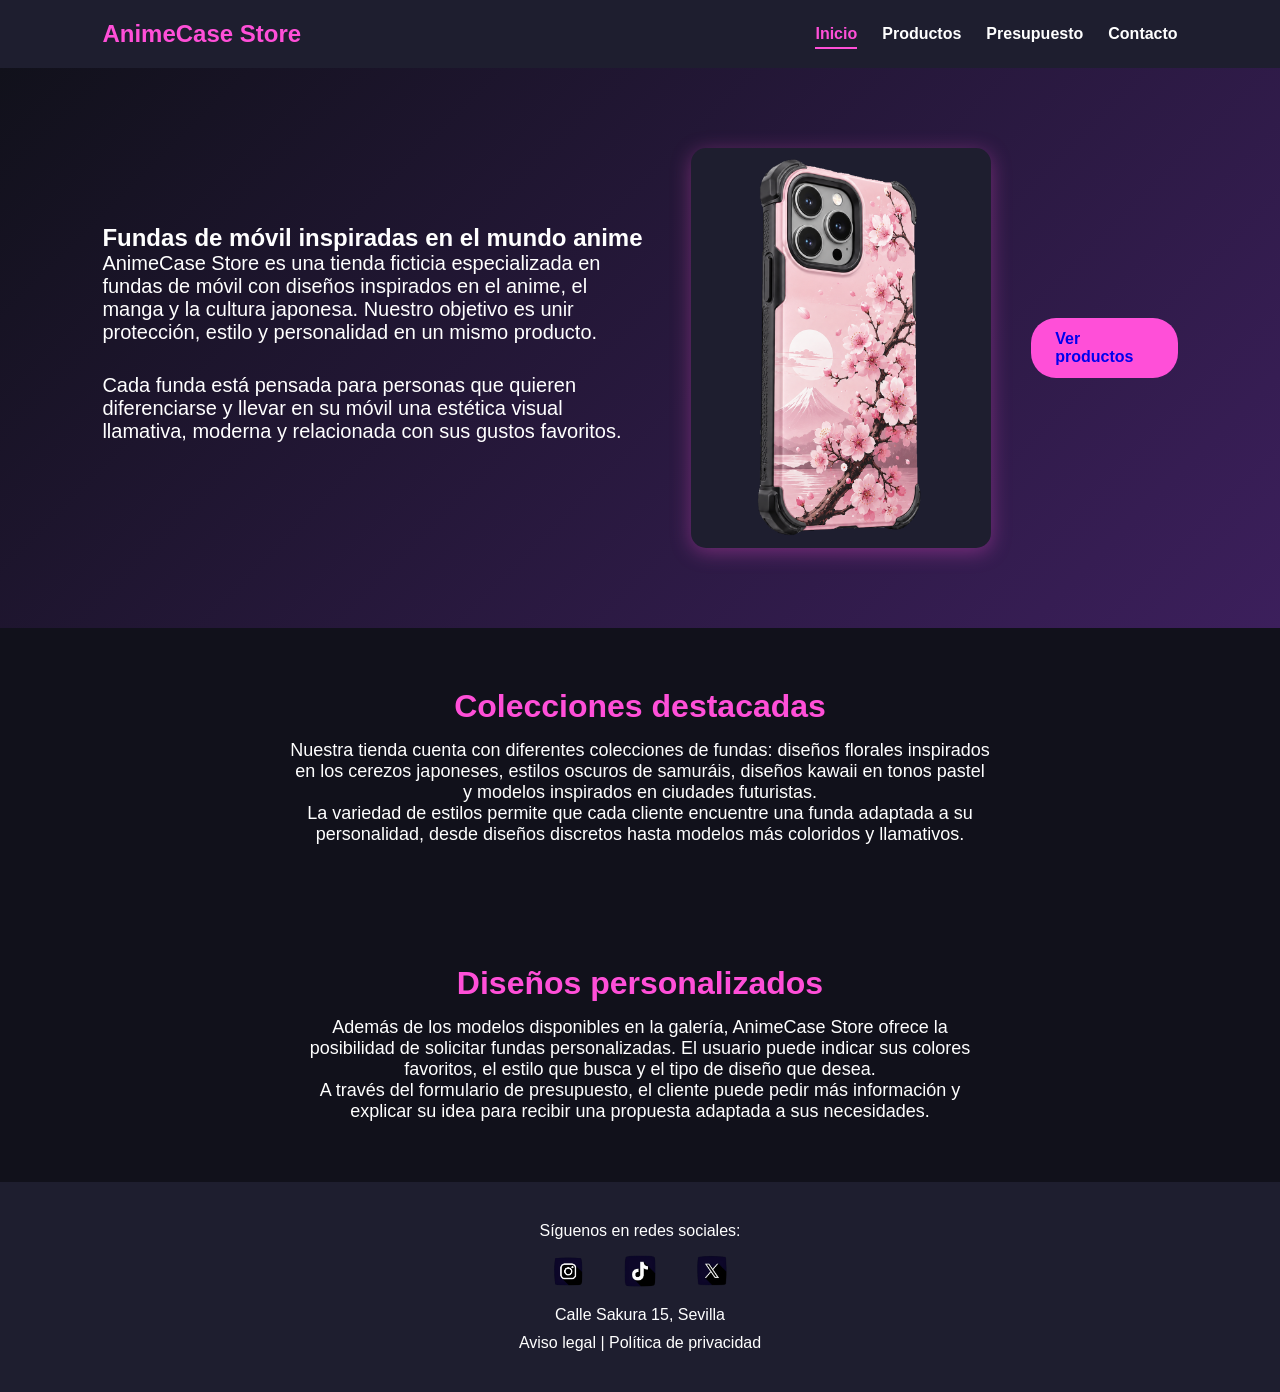
<file: index.html>
<!DOCTYPE html>
<html lang="es">
<head>
    <meta charset="UTF-8">
    <meta name="viewport" content="width=device-width, initial-scale=1.0">
    <title>AnimeCase Store</title>
    <link rel="stylesheet" href="css/estilos.css">
</head>
<body>
    <header>
        <nav>
            <h1> AnimeCase Store</h1>

            <ul>
            <li><a class="activo" href="index.html">Inicio</a></li>
            <li><a href="views/productos.html">Productos</a></li>
            <li><a href="views/presupuesto.html">Presupuesto</a></li>
            <li><a href="views/contacto.html">Contacto</a></li>
            </ul>
        </nav>
    </header>

    <main>
        <section class="principal">
            <div class="principal-texto">
                <h2>Fundas de móvil inspiradas en el mundo anime</h2>

                <p>
                    AnimeCase Store es una tienda ficticia especializada en fundas de móvil
                    con diseños inspirados en el anime, el manga y la cultura japonesa.
                    Nuestro objetivo es unir protección, estilo y personalidad en un mismo producto.
                </p>

                <p>
                    Cada funda está pensada para personas que quieren diferenciarse y llevar
                    en su móvil una estética visual llamativa, moderna y relacionada con sus
                    gustos favoritos.
                </p>
            </div>
        <div class="carousel">
            <div class="carousel-contenedor">
                <img src="assets/img/FundaSakura.png" alt="Funda de móvil estilo anime en tonos rosas" width="300" height="400">
                <img src="assets/img/FundaGojo.png" alt="Funda de móvil estilo anime Gojo" width="300" height="400">
                <img src="assets/img/FundaLuffy.png" alt="Funda de móvil estilo anime en tonos rosas" width="300" height="400">
            </div>
        </div>

        <a href="views/productos.html">Ver productos</a>
    </section>

    <section class="colecciones">
        <h2>Colecciones destacadas</h2>

        <p>
            Nuestra tienda cuenta con diferentes colecciones de fundas: diseños florales
            inspirados en los cerezos japoneses, estilos oscuros de samuráis, diseños
            kawaii en tonos pastel y modelos inspirados en ciudades futuristas.
        </p>

        <p>
            La variedad de estilos permite que cada cliente encuentre una funda adaptada
            a su personalidad, desde diseños discretos hasta modelos más coloridos y
            llamativos.
        </p>
    </section>

    <section class="personalizados">
        <h2>Diseños personalizados</h2>

        <p>
            Además de los modelos disponibles en la galería, AnimeCase Store ofrece la
            posibilidad de solicitar fundas personalizadas. El usuario puede indicar sus
            colores favoritos, el estilo que busca y el tipo de diseño que desea.
        </p>

        <p>
            A través del formulario de presupuesto, el cliente puede pedir más información
            y explicar su idea para recibir una propuesta adaptada a sus necesidades.
        </p>
    </section>
</main>
        


<footer>
<p>Síguenos en redes sociales:</p>

<div class="redes">
    <a href="https://www.instagram.com" target="_blank">
        <img src="assets/iconos/logoInstagram.png" alt="Instagram" width="32" height="32">
    </a>

    <a href="https://www.tiktok.com/" target="_blank">
        <img src="assets/iconos/logoTiktok.png" alt="tiktok" width="32" height="32">
    </a>

    <a href="https://www.x.com" target="_blank">
        <img src="assets/iconos/logoX.png" alt="X" width="32" height="32">
    </a>
</div>

<p>Calle Sakura 15, Sevilla</p>
<p>Aviso legal | Política de privacidad</p>
</footer>
</body>
</html>
</file>
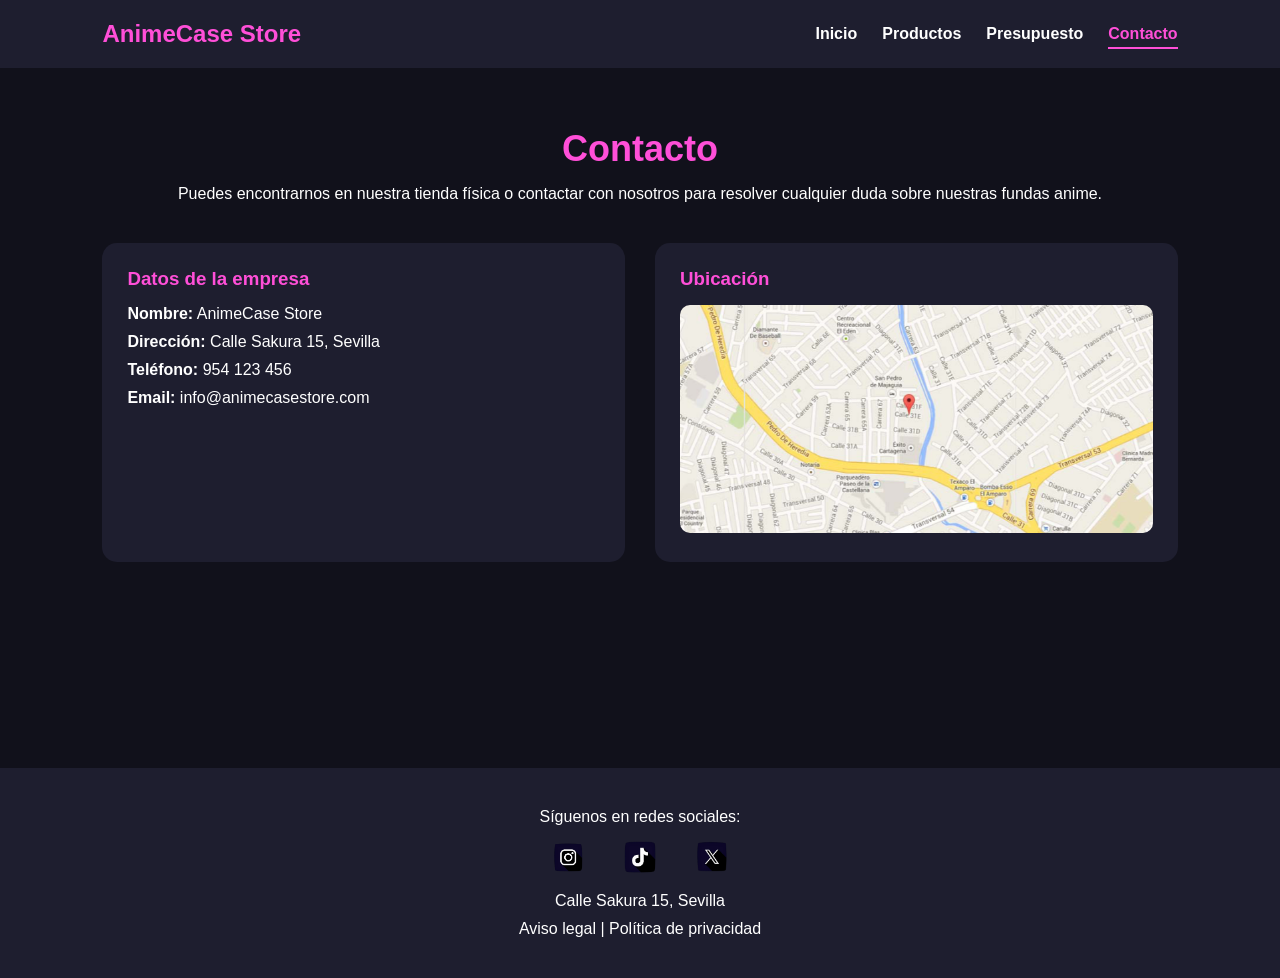
<file: views/contacto.html>
<!DOCTYPE html>
<html lang="es">
<head>
    <meta charset="UTF-8">
    <meta name="viewport" content="width=device-width, initial-scale=1.0">
    <title>AnimeCase Store | Contacto</title>
    <link rel="stylesheet" href="../css/estilos.css">
</head>
<body>
    <header>
        <nav>
            <h1> AnimeCase Store</h1>

            <ul>
                <li> <a href="../index.html">Inicio</a></li>
                <li><a href="productos.html">Productos</a></li>
                <li><a  href="presupuesto.html">Presupuesto</a></li>
                <li><a class="activo" href="contacto.html">Contacto</a></li>
            </ul>
        </nav>
    </header>

    <main>
        <section class="contacto">
            <h2>Contacto</h2>

            <p>
                Puedes encontrarnos en nuestra tienda física o contactar con nosotros
                para resolver cualquier duda sobre nuestras fundas anime.
            </p>

            <div class="datos-contacto">
                <div>
                    <h3>Datos de la empresa</h3>

                    <p><span class="dato">Nombre:</span> AnimeCase Store</p>
                    <p><span class="dato">Dirección:</span> Calle Sakura 15, Sevilla</p>
                    <p><span class="dato">Teléfono:</span> 954 123 456</p>
                    <p><span class="dato">Email:</span> info@animecasestore.com</p>
                </div>

                <div>
                    <h3>Ubicación</h3>

                    <img src="../assets/img/mapa.png" alt="Mapa con la ubicación de AnimeCase Store">
                </div>
            </div>
        </section>
    </main>

    <footer>
    <p>Síguenos en redes sociales:</p>

    <div class="redes">
        <a href="https://www.instagram.com" target="_blank">
            <img src="../assets/iconos/logoInstagram.png" alt="Instagram" width="32" height="32">
        </a>

        <a href="https://www.tiktok.com/" target="_blank">
            <img src="../assets/iconos/logoTiktok.png" alt="tiktok" width="32" height="32">
        </a>

        <a href="https://www.x.com" target="_blank">
            <img src="../assets/iconos/logoX.png" alt="X" width="32" height="32">
        </a>
    </div>

    <p>Calle Sakura 15, Sevilla</p>
    <p>Aviso legal | Política de privacidad</p>
</footer>
</body>
</html>
</file>
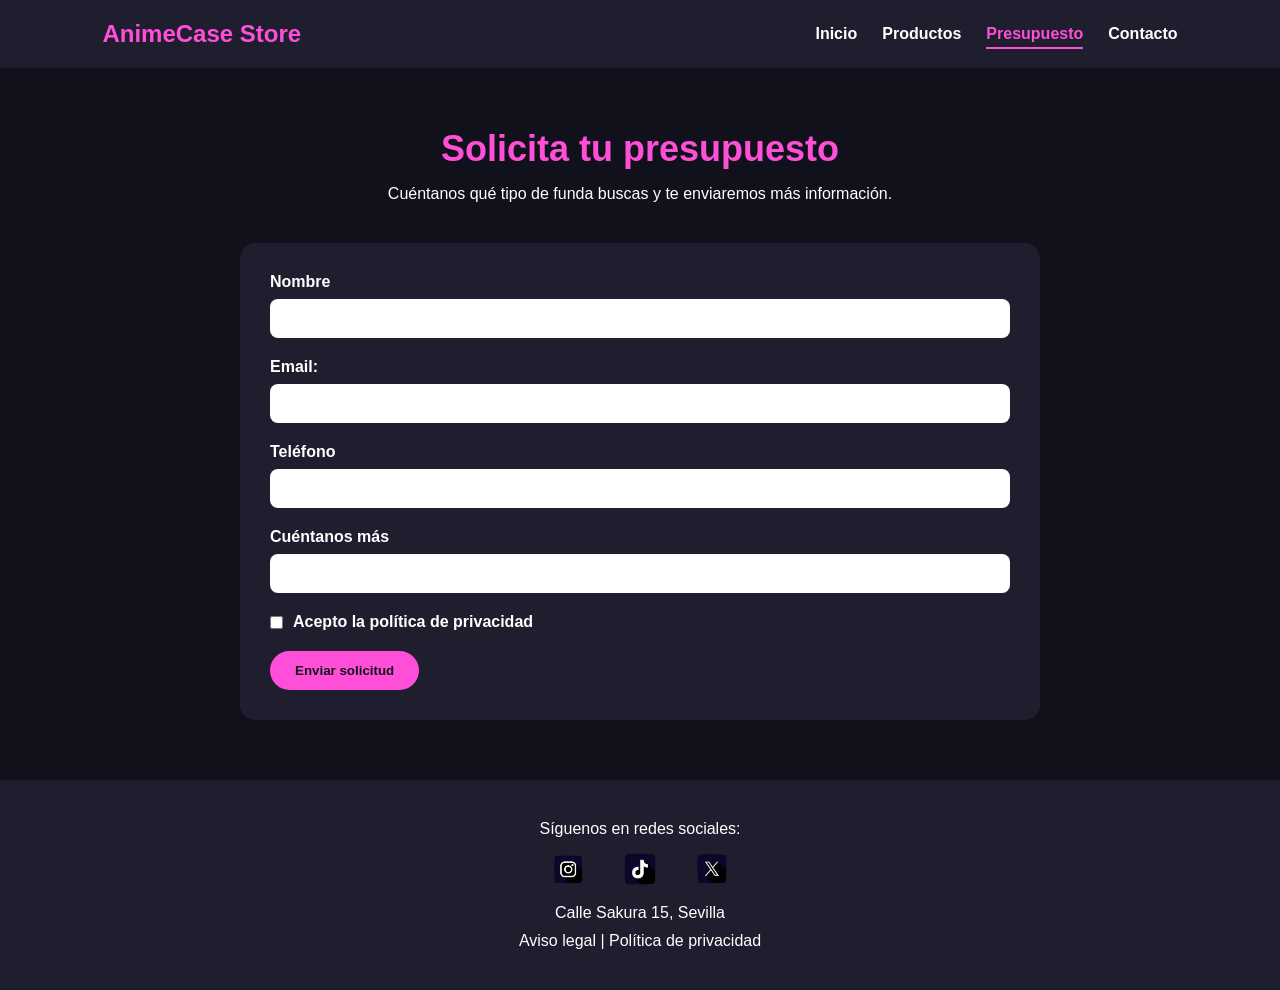
<file: views/presupuesto.html>
<!DOCTYPE html>
<html lang="es">
<head>
    <meta charset="UTF-8">
    <meta name="viewport" content="width=device-width, initial-scale=1.0">
    <title>AnimeCase Store | Presupuesto</title>
    <link rel="stylesheet" href="../css/estilos.css">
</head>
<body>
    <header>
        <nav>
            <h1> AnimeCase Store</h1>

            <ul>
                <li> <a href="../index.html">Inicio</a></li>
                <li><a href="productos.html">Productos</a></li>
                <li><a class="activo" href="presupuesto.html">Presupuesto</a></li>
                <li><a href="contacto.html">Contacto</a></li>
            </ul>
        </nav>
    </header>

    <main>
        <section class="presupuesto">
        <h2>Solicita tu presupuesto</h2>

        <p>
            Cuéntanos qué tipo de funda buscas y te enviaremos más información.
        </p>

        <form action="#" method="post"> <!--action="#" indica dónde se enviarían los datos. Como es una maqueta y no tenemos servidor, lo dejamos así. method="post" indica que los datos se enviarían de forma no visible en la URL.-->

            <label for="nombre">Nombre</label>
            <input type="text" id="nombre" name="nombre" pattern="[A-Za-zÁÉÍÓÚáéíóúÑñ\s]{2,50}" title="Introduce solo letras y espacios, entre 2 y 50 caracteres" required>

            <label for="email">Email:</label>
            <input type="email" id="email" name="email" pattern="[a-z0-9._%+\-]+@[a-z0-9.\-]+\.[a-z]{2,}$" title="Introduce un correo válido, por ejemplo usuario@email.com" required>

            <label for="telefono">Teléfono</label>
            <input type="tel" id="telefono" name="telefono" pattern="[0-9]{9}" title="Introduce un teléfono de 9 cifras" required>

            <label for="info"> Cuéntanos más</label>
            <input type="text" id="info" name="info" required>

            <div class="checkbox">
                <input type="checkbox" id="privacidad" name="privacidad" required>
                <label for="privacidad">Acepto la política de privacidad</label>
            </div>
            <button type="submit">Enviar solicitud</button>

        </form>
    </section>
    </main>

    <footer>
    <p>Síguenos en redes sociales:</p>

    <div class="redes">
        <a href="https://www.instagram.com" target="_blank">
            <img src="../assets/iconos/logoInstagram.png" alt="Instagram" width="32" height="32">
        </a>

        <a href="https://www.tiktok.com/" target="_blank">
            <img src="../assets/iconos/logoTiktok.png" alt="tiktok" width="32" height="32">
        </a>

        <a href="https://www.x.com" target="_blank">
            <img src="../assets/iconos/logoX.png" alt="X" width="32" height="32">
        </a>
    </div>

    <p>Calle Sakura 15, Sevilla</p>
    <p>Aviso legal | Política de privacidad</p>
</footer>
</body>
</html>
</file>
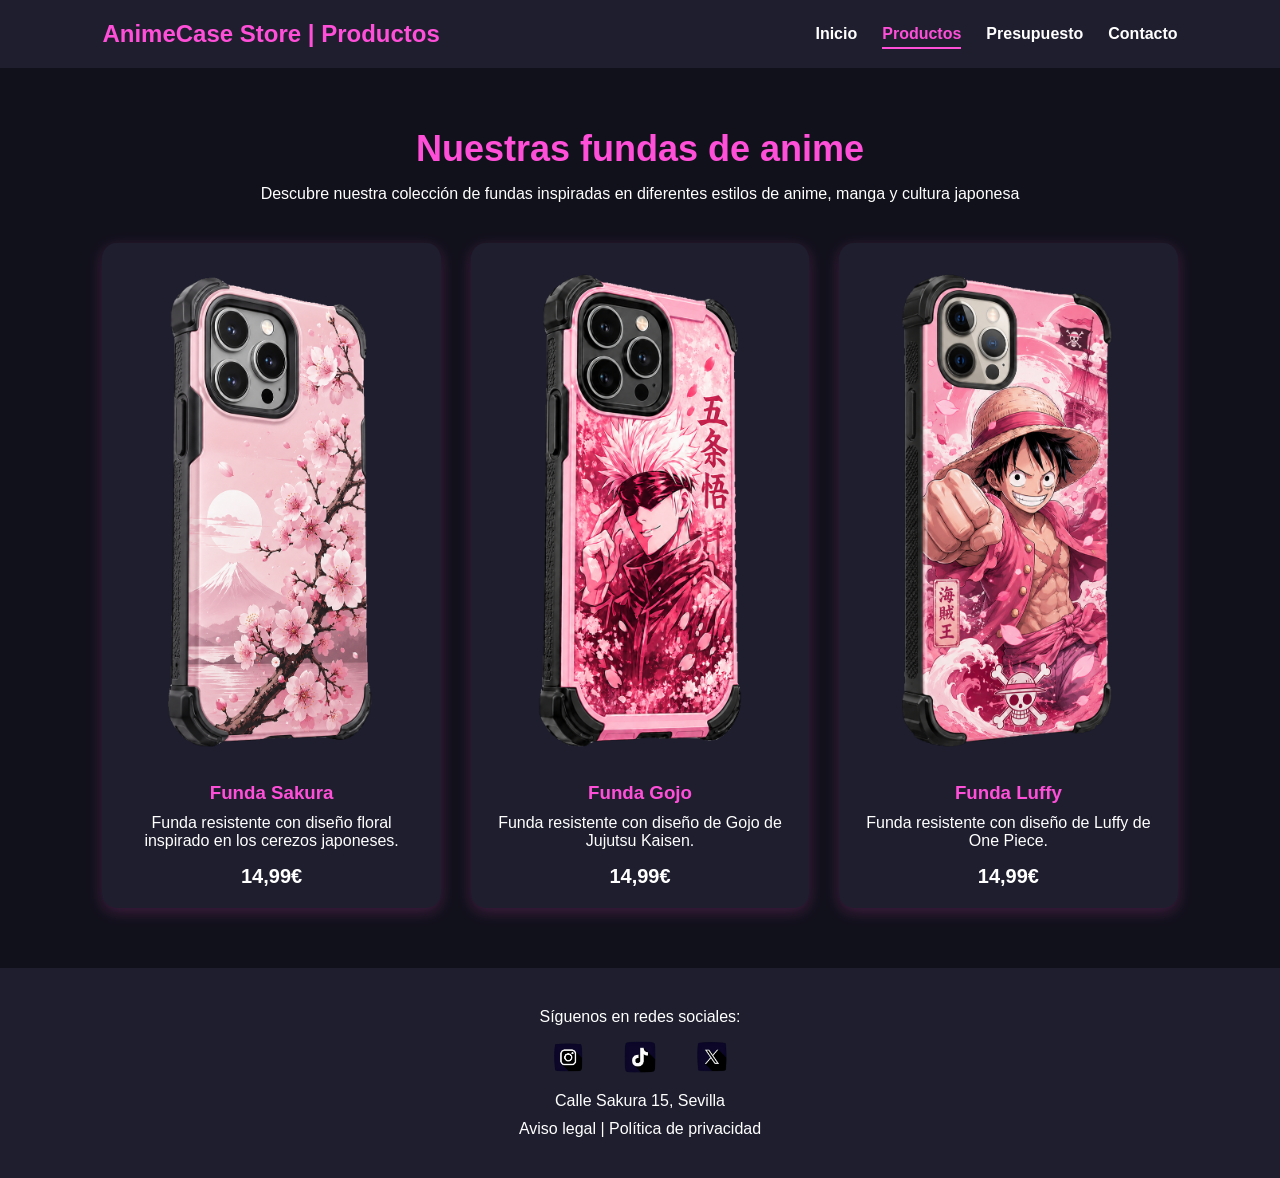
<file: views/productos.html>
<!DOCTYPE html>
<html lang="en">
<head>
    <meta charset="UTF-8">
    <meta name="viewport" content="width=device-width, initial-scale=1.0">
    <title>AnimeCase Store</title>
    <link rel="stylesheet" href="../css/estilos.css">
</head>
<body>
    <header>
        <nav>
            <h1> AnimeCase Store | Productos</h1>

            <ul>
                <li> <a  href="../index.html">Inicio</a></li>
                <li><a class="activo" href="productos.html">Productos</a></li>
                <li><a href="presupuesto.html">Presupuesto</a></li>
                <li><a href="contacto.html">Contacto</a></li>
            </ul>
        </nav>
    </header>

    <main>
        <section class="productos">
            <h2>Nuestras fundas de anime</h2>
            <p>
                Descubre nuestra colección de fundas inspiradas en diferentes estilos de anime, manga y cultura japonesa
            </p>

            <div class="galeria">
                <article class="producto">
                    <img src="../assets/img/FundaSakura.png" alt="Funda de móvil estilo anime en tonos rosas" width="300" height="400">
                    <h3>Funda Sakura</h3>
                    <p>
                        Funda resistente con diseño floral inspirado en los cerezos japoneses.
                    </p>
                    <span>14,99€</span>
                </article>

                <article class="producto">
                    <img src="../assets/img/FundaGojo.png" alt="Funda de móvil estilo anime Gojo" width="300" height="400">
                    <h3>Funda Gojo</h3>
                    <p>
                        Funda resistente con diseño de Gojo de Jujutsu Kaisen.
                    </p>
                    <span>14,99€</span>
                </article>

                <article class="producto">
                    <img src="../assets/img/FundaLuffy.png" alt="Funda de móvil estilo anime en tonos rosas" width="300" height="400">
                    <h3>Funda Luffy</h3>
                    <p>
                        Funda resistente con diseño de Luffy de One Piece.
                    </p>
                    <span>14,99€</span>
                </article>
            </div>
        </section>
    </main>
    <footer>
    <p>Síguenos en redes sociales:</p>

    <div class="redes">
        <a href="https://www.instagram.com" target="_blank">
            <img src="../assets/iconos/logoInstagram.png" alt="Instagram" width="32" height="32">
        </a>

        <a href="https://www.tiktok.com/" target="_blank">
            <img src="../assets/iconos/logoTiktok.png" alt="tiktok" width="32" height="32">
        </a>

        <a href="https://www.x.com" target="_blank">
            <img src="../assets/iconos/logoX.png" alt="X" width="32" height="32">
        </a>
    </div>

    <p>Calle Sakura 15, Sevilla</p>
    <p>Aviso legal | Política de privacidad</p>
</footer>
</body>
</html>
</file>
<file: css/estilos.css>
/*Quitar márgenes por defecto*/
*{
    margin: 0px;
    padding: 0px;
    box-sizing: border-box;
}

/* Layout general de la página */
html,
body {
    min-height: 100vh;
    background-color: #11111b;
}

body {
    min-height: 100vh;
    display: flex;
    flex-direction: column;min-height: 100vh;
    display: flex;
    flex-direction: column;
    font-family: Arial, Helvetica, sans-serif;
    color: white;
}

main {
    flex: 1;
    background-color: #11111b;
}

/*Menú superior*/

nav{
    background-color: #1e1e2f;
    padding: 20px 8%;
    display: flex;                     /*Coloca los elementos en la misma fila*/
    justify-content: space-between;    /*deja un elemento a cada extremos*/
    align-items: center;               /*Centra los elementos verticalmente*/
}

/*nombre de la tienda*/
nav h1{
    color: #ff4fd8;
}

/*lista del menú*/
nav ul{
    
    list-style: none;
    display: flex;
    gap: 25px; /*Espaciado entre los elementosd*/
    
}


/* Enlaces del menú */
nav a {
    color: white;
    text-decoration: none;
    font-weight: bold;
    
}

/*Página actual del menú*/
nav a.activo{
    color: #ff4fd8;
    border-bottom: 2px solid #ff4fd8;
    padding-bottom: 5px;
}

/* Efecto al pasar el ratón */
nav a:hover {
    color: #ff4fd8;
}

/*Sección principal de la portada*/
.principal{
    min-height: 500px;
    padding: 80px 8%;
    display: flex;
    justify-content: space-between;
    align-items: center;
    gap: 40px;
    background: linear-gradient(135deg, #11111b, #3c1f5c);
    color: white;
}

.principal-texto {
    max-width: 650px;
}

.principal-texto a {
    display: inline-block;
    width: fit-content;
    padding: 12px 24px;
    border-radius: 25px;
    background-color: #ff4fd8;
    color: #11111b;
    text-decoration: none;
    font-weight: bold;
}

/*Título principal*/
.principal-texto p {
    margin-bottom: 20px;
    font-size: 20px;
    color: white;
}

/*Texto de presentación*/
.principal p{
    max-width: 600px;
    margin-bottom: 30px;
    font-size: 20px;
}

/* Carrusel de la página principal */
.carousel {
    width: 300px;
    height: 400px;
    overflow: hidden;
    flex-shrink: 0;
    border-radius: 15px;
    background-color: #1e1e2f;
    box-shadow: 0 4px 20px rgba(255, 79, 216, 0.35);
}

.carousel-contenedor {
    display: flex;
    width: 900px;
    animation: moverCarousel 9s infinite;
}

.carousel-contenedor img {
    width: 300px;
    height: 400px;
    object-fit: cover;
}

/* Animación del carrusel */
@keyframes moverCarousel {
    0% {
        transform: translateX(0);
    }

    30% {
        transform: translateX(0);
    }

    35% {
        transform: translateX(-300px);
    }

    65% {
        transform: translateX(-300px);
    }

    70% {
        transform: translateX(-600px);
    }

    95% {
        transform: translateX(-600px);
    }

    100% {
        transform: translateX(0);
    }
}

/*Botón ver productos*/
.principal a{
    width: fit-content;
    padding: 12px 24px;
    border-radius: 25px;
    background-color: #ff4fd8;
    text-decoration: none;
    font-weight: bold;
}

/*efecto del botón*/
.principal a:hover{
    background-color: white;
}

/*Secciones secundarias*/
.colecciones,
.personalizados{
    padding: 60px;
    text-align: center;
}

/*Segunda sección*/
.colecciones{
    background-color: #11111b;
}

/*Tercera sección*/
.personalizados{
    background-color: #11111b;
}

/*Títulos de las secciones*/
.colecciones h2,
.personalizados h2{
    color: #ff4fd8;
    margin-bottom: 15px;
    font-size: 32px;
}

.colecciones p,
.personalizados p {
    max-width: 700px;
    margin: 0 auto;
    color: white;
    font-size: 18px;
}

/* Pie de página */
footer {
    background-color: #1e1e2f;
    padding: 30px 8%;
    text-align: center;
    color: white;
}

/* Enlaces de redes sociales */
footer a {
    color: #ff4fd8;
    text-decoration: none;
    margin: 0 10px;
}

/* Efecto al pasar el ratón */
footer a:hover {
    color: white;
}

/* Separación entre los textos */
footer p {
    margin: 10px 0;
}

.redes {
    display: flex;
    justify-content: center;
    gap: 20px;
    margin: 15px 0;
}

.redes img {
    width: 32px;
    height: 32px;
}

/*Página productos*/
.productos{
    padding: 60px 8%;
    text-align: center;
    background-color: #11111b;
    color: white;
    min-height: 700px;
}

.productos h2{
    color: #ff4fd8;
    margin-bottom: 15px;
    font-size: 36px;
}

.productos > p{
    margin-bottom: 40px;
}

/*Cuadrícula de productos*/
.galeria{
    display: grid;
    grid-template-columns: repeat(3,1fr);
    gap: 30px;
}

/*Tarjeta de producto*/
.producto{
    background-color: #1e1e2f;
    padding: 20px;
    border-radius: 15px;
    box-shadow: 0 4px 15px rgba(255, 79, 216, 0.2);
    /*Efecto:*/
    transition: transform 0.3s ease, box-shadow 0.3s ease;
    overflow: hidden;
}


/*Imagen producto*/
.producto img{
    width: 100%;
    height: 500px;
    object-fit: cover;
    border-radius: 10px;
    transition: transform 0.3s ease; /*Suavizar el efecto*/
}

/* Nombre del producto */
.producto h3 {
    color: #ff4fd8;
    margin: 15px 0 10px;
}

/* Precio */
.producto span {
    display: block;
    margin-top: 15px;
    color: white;
    font-size: 20px;
    font-weight: bold;}

/*Efecto al pasar el raton sobre las tarjetas*/

.producto:hover{
    transform: translateY(-8px);
    box-shadow: 0 8px 20px rgba(255, 79, 216, 0.35);
}

.producto:hover img {
    transform: scale(1.03);
}


/*Página de presuouesto*/
.presupuesto{
    padding: 60px 8%;
    background-color: #11111b;
    color: white;
    min-height: 700px;
    text-align: center;
}

.presupuesto h2{
    color: #ff4fd8;
    font-size: 36px;
    margin-bottom: 15px;
}

.presupuesto p {
    margin-bottom: 40px;
}

.presupuesto form{
    max-width: 800px;
    margin: 0 auto;
    background-color: #1e1e2f;
    padding: 30px;
    border-radius: 15px;
    text-align: left;
}

.presupuesto label{
    display: block;
    margin-bottom: 8px;
    font-weight: bold;
}

.presupuesto input,
.presupuesto textarea{
    width: 100%;
    padding: 12px;
    margin-bottom: 20px;
    border: none;
    border-radius: 8px;
    font-family: Arial, Helvetica, sans-serif;
}

.presupuesto button{
    background-color: #ff4fd8;
    color: #11111b;
    padding: 12px 25px;
    border: none;
    border-radius: 25px;
    font-weight: bold;
    cursor: pointer;
}

.presupuesto button:hover{
    background-color: white;
}

.checkbox{
    display: flex;
    align-items: center;
    gap: 10px;
    margin-bottom: 20px;
}

.checkbox input{
    width: auto;
    margin-bottom: 0;
}

.checkbox label{
    margin-bottom: 0;
}

/* Página de contacto */
.contacto {
    padding: 60px 8%;
    background-color: #11111b;
    color: white;
    min-height: 700px;
    text-align: center;
}

.contacto h2 {
    color: #ff4fd8;
    font-size: 36px;
    margin-bottom: 15px;
}

.contacto > p {
    margin-bottom: 40px;
}

.dato {
    font-weight: bold;
}

/* Bloque de datos y mapa */
.datos-contacto {
    display: grid;
    grid-template-columns: 1fr 1fr;
    gap: 30px;
    text-align: left;
}

.datos-contacto div {
    background-color: #1e1e2f;
    padding: 25px;
    border-radius: 15px;
}

.datos-contacto h3 {
    color: #ff4fd8;
    margin-bottom: 15px;
}

.datos-contacto p {
    margin-bottom: 10px;
}

.datos-contacto img {
    width: 100%;
    border-radius: 10px;
}

/* Adaptación para tablets y móviles */
@media (max-width: 768px) {

    nav {
        flex-direction: column;
        gap: 15px;
    }

    .principal {
        flex-direction: column;
        text-align: center;
    }

    nav ul {
        flex-direction: column;
        text-align: center;
        gap: 10px;
    }

    .principal-texto h2 {
        font-size: 34px;
    }

    .principal-texto p {
        font-size: 18px;
    }

    .principal-texto a {
        margin: 0 auto;
    }

    .galeria {
        grid-template-columns: 1fr;
    }

    .datos-contacto {
        grid-template-columns: 1fr;
    }

    .carousel {
        width: 250px;
        height: 330px;
        margin-top: 20px;
    }

.carousel-contenedor {
    width: 750px;
}

.carousel-contenedor img {
    width: 250px;
    height: 330px;
}

@keyframes moverCarousel {
    0% {
        transform: translateX(0);
    }

    30% {
        transform: translateX(0);
    }

    35% {
        transform: translateX(-250px);
    }

    65% {
        transform: translateX(-250px);
    }

    70% {
        transform: translateX(-500px);
    }

    95% {
        transform: translateX(-500px);
    }

    100% {
        transform: translateX(0);
    }
}
}
</file>
